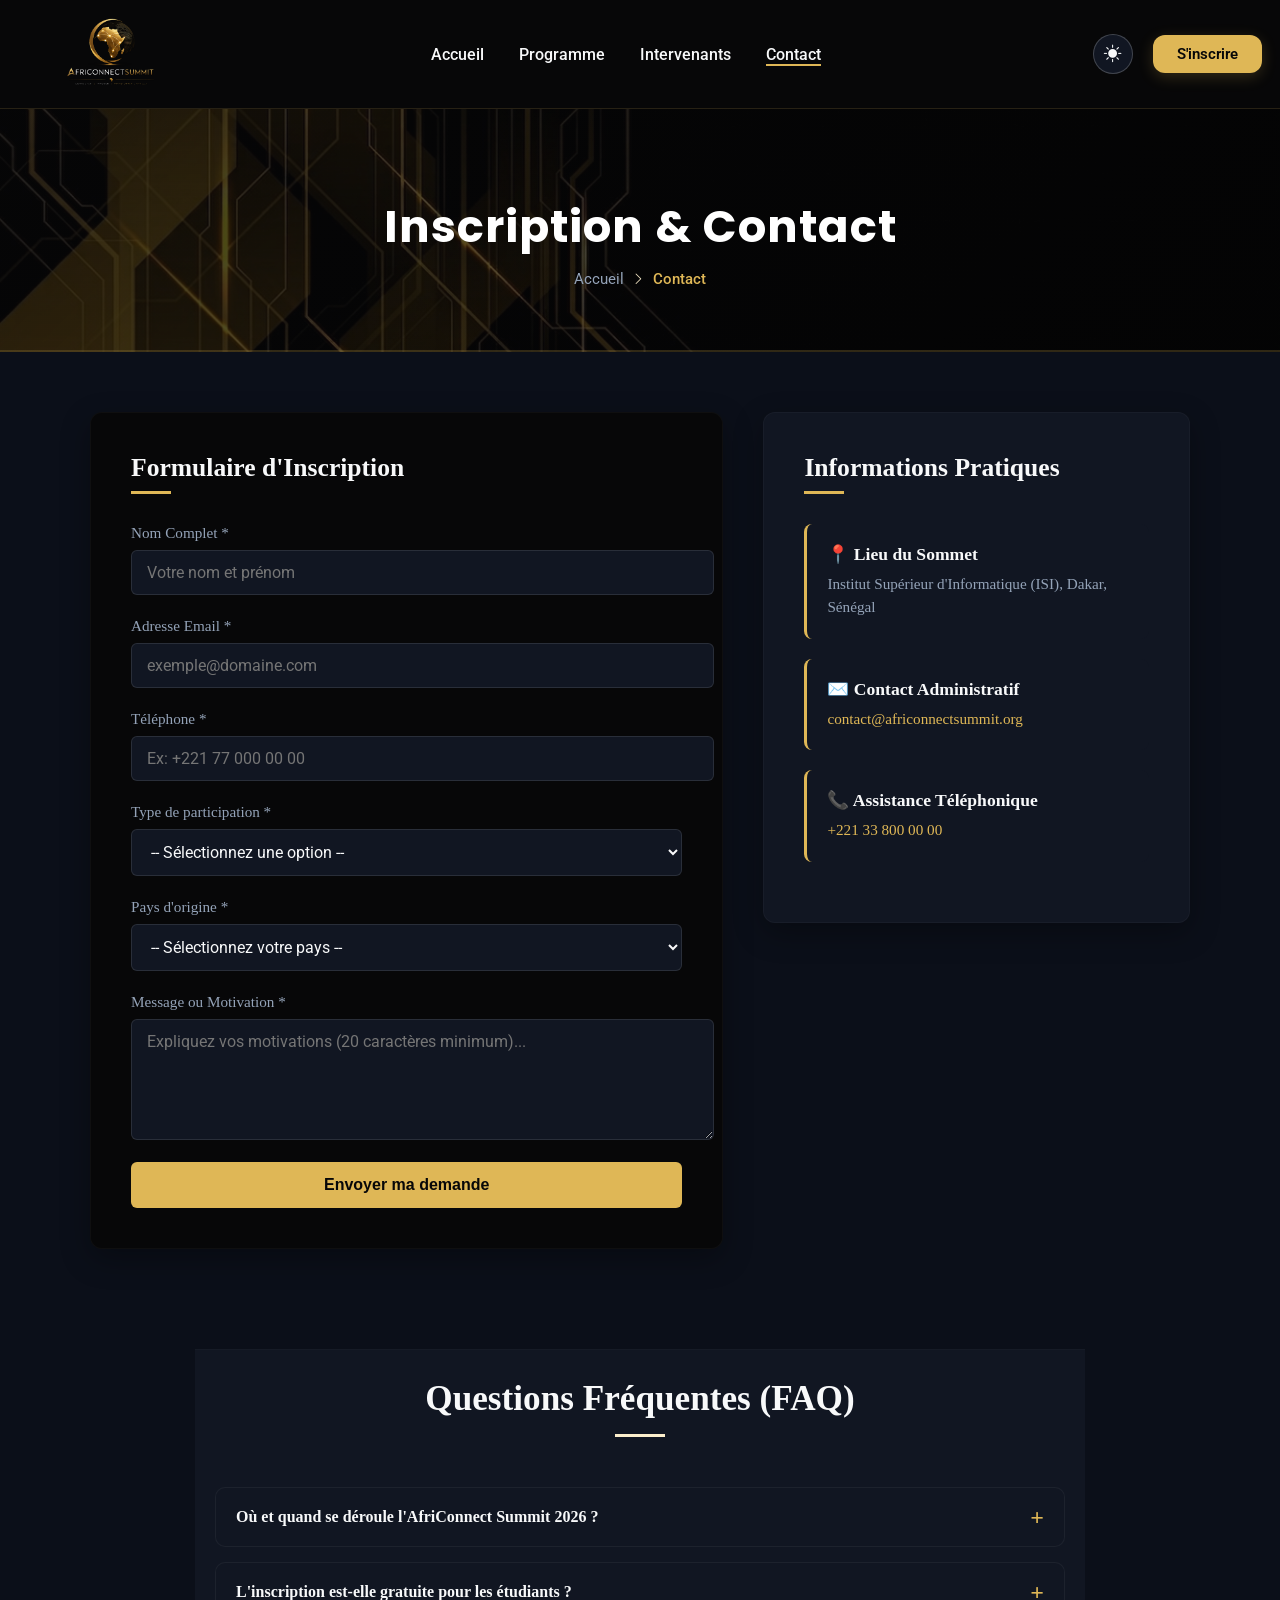
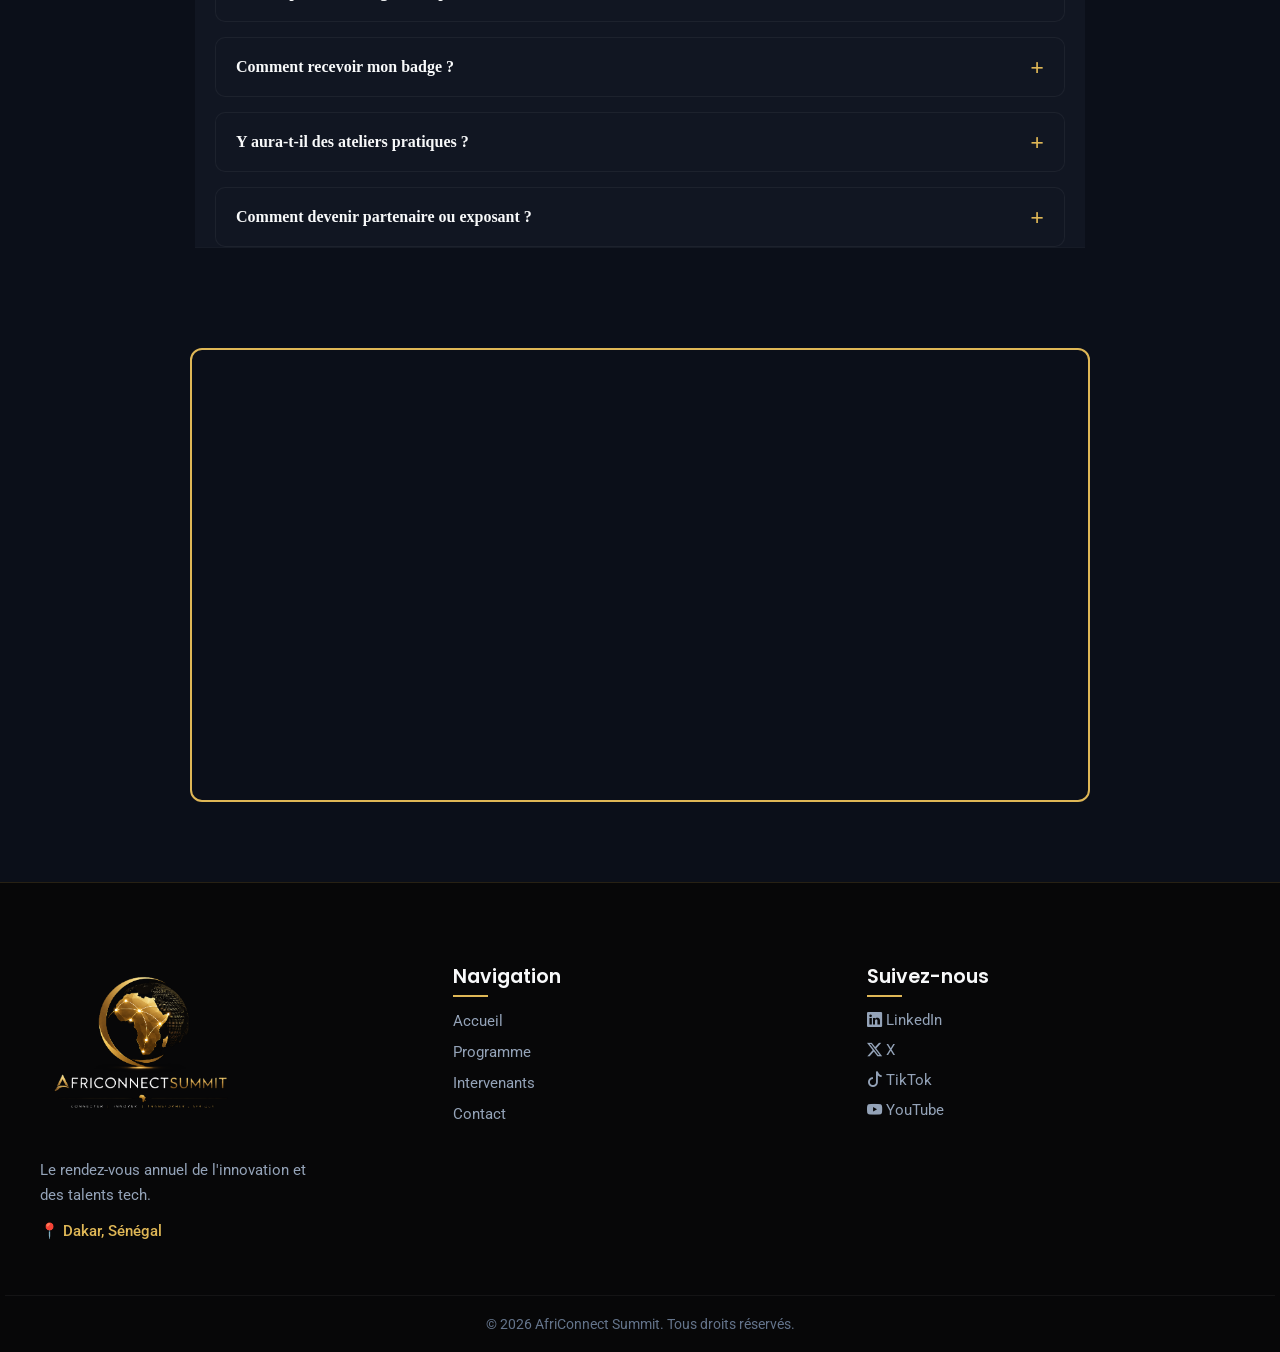
<file: contact.html>
<!DOCTYPE html>
<html lang="fr">
<head>
    <meta charset="UTF-8">
    <meta name="viewport" content="width=device-width, initial-scale=1.0">
    <title>AfriConnect Summit 2026</title>
    <link rel="preconnect" href="https://fonts.googleapis.com"> <!-- Préconnexion au serveur Google Fonts pour accélérer le chargement des polices -->
    <link rel="preconnect" href="https://fonts.gstatic.com" crossorigin> <!-- Préconnexion au serveur des fichiers de polices -->
    <link href="https://fonts.googleapis.com/css2?family=Poppins&family=Roboto&display=swap" rel="stylesheet"> <!-- Importation des polices Poppins et Roboto depuis Google Fonts -->


    <link rel="stylesheet" href="https://cdn.jsdelivr.net/npm/bootstrap-icons@1.11.3/font/bootstrap-icons.min.css">  <!-- Importation de la bibliothèque Bootstrap Icons pour utiliser des icônes -->
    
    <link rel="stylesheet" href="css/style.css" > <!-- Feuilles de style -->
    
</head>
<body>
<!-- LES LIENS -->
<header>
    <nav class="nav-summit">
        <div class="nav-logo">
           
                <img src="images/logo_Africc.png" alt="Logo AfriConnect Summit" class="logo" width="100">
           
        </div>
        <!-- Menu Hamburger pour Mobile -->
            <button class="menu-toggle" aria-label="Ouvrir le menu">
                <span class="bar"></span>
                <span class="bar"></span>
                <span class="bar"></span>
            </button>

        <ul  type="none">
            <li><a href="index.html">Accueil</a></li>
            <li><a href="programme.html">Programme</a></li>
            <li><a href="intervenants.html">Intervenants</a></li>
            <li><a href="contact.html" class="active">Contact</a></li>
        </ul>
          <div class="nav-actions">
            <button id="theme-toggle" aria-label="Changer le thème">
                <i class="bi bi-moon-fill"></i>
            </button>
            <a href="contact.html">S'inscrire</a>
        </div>
    </nav>
    <div class="page-banner">
        <div class="banner-content">
            <h1> Inscription & Contact</h1>
            <nav class="breadcrumb">
                <a href="index.html">Accueil</a> 
                <span class="separator"><i class="bi bi-chevron-right"></i></span> 
                <span class="current">Contact</span>
            </nav>
        </div>
    </div>
</header>
   <!-- CORPS -->
     <main>
       
        <!-- ZONE DE SUCCÈS GLOBALE -->
        <div class="success-alert" id="global-success">
        <i class="bi bi-check-circle-fill"></i>
        <p>Votre inscription a été enregistrée avec succès ! Un e-badge vous sera envoyé par email.</p>
    </div>

        <!-- 2. FORMULAIRE D'INSCRIPTION -->
        <section class="contact-section ">
        <div class="contact-container">
            
            <!-- Colonne Gauche : Formulaire -->
            <div class="contact-form-block">
                <h2>Formulaire d'Inscription</h2>
                <form id="registration-form" novalidate>
                    
                    <!-- Nom Complet -->
                    <div class="form-group">
                        <label for="fullname">Nom Complet *</label>
                        <input type="text" id="fullname" name="fullname" placeholder="Votre nom et prénom">
                        <span class="error-message"></span>
                    </div>

                    <!-- Email -->
                    <div class="form-group">
                        <label for="email">Adresse Email *</label>
                        <input type="email" id="email" name="email" placeholder="exemple@domaine.com">
                        <span class="error-message"></span>
                    </div>

                    <!-- Téléphone -->
                    <div class="form-group">
                        <label for="phone">Téléphone *</label>
                        <input type="tel" id="phone" name="phone" placeholder="Ex: +221 77 000 00 00">
                        <span class="error-message"></span>
                    </div>

                    <!-- Type de participation -->
                    <div class="form-group">
                        <label for="participation">Type de participation *</label>
                        <select id="participation" name="participation">
                            <option value="">-- Sélectionnez une option --</option>
                            <option value="etudiant">Étudiant</option>
                            <option value="professionnel">Professionnel</option>
                            <option value="exposant">Exposant</option>
                            <option value="presse">Presse / Média</option>
                        </select>
                        <span class="error-message"></span>
                    </div>

                    <!-- Pays africain -->
                    <div class="form-group">
                        <label for="country">Pays d'origine *</label>
                        <select id="country" name="country">
                            <option value="">-- Sélectionnez votre pays --</option>
                            <option value="SN">Sénégal</option>
                            <option value="ML">Mali</option>
                            <option value="CI">Côte d'Ivoire</option>
                            <option value="GN">Guinée</option>
                            <option value="BF">Burkina Faso</option>
                            <option value="MA">Maroc</option>
                            <option value="TG">Togo</option>
                            <option value="BJ">Bénin</option>
                            <option value="CG">Congo</option>
                            <option value="GA">Gabon</option>
                        </select>
                        <span class="error-message"></span>
                    </div>

                    <!-- Message / Motivation -->
                    <div class="form-group">
                        <label for="message">Message ou Motivation *</label>
                        <textarea id="message" name="message" rows="5" placeholder="Expliquez vos motivations (20 caractères minimum)..."></textarea>
                        <span class="error-message"></span>
                    </div>

                    <!-- Bouton d'envoi -->
                    <button type="submit" class="submit-btn">Envoyer ma demande</button>
                </form>
            </div>
               
      <div class="contact-info-block">
                <h2>Informations Pratiques</h2>
                <div class="info-card">
                    <h3>📍 Lieu du Sommet</h3>
                    <p>Institut Supérieur d'Informatique (ISI), Dakar, Sénégal</p>
                </div>
                <div class="info-card">
                    <h3>✉️ Contact Administratif</h3>
                    <p><a href="mailto:contact@africonnectsummit.org">contact@africonnectsummit.org</a></p>
                </div>
                <div class="info-card">
                    <h3>📞 Assistance Téléphonique</h3>
                    <p><a href="tel:+221338000000">+221 33 800 00 00</a></p>
                </div>
            </div>

        </div>
    </section>

        <!-- 3. FAQ EN ACCORDÉON  -->
 <section class="faq-section section-stats fade-in">
    <h2 class="section-title-center">Questions Fréquentes (FAQ)</h2>

    <div class="accordion-container">

        <div class="accordion-item">
            <input type="checkbox" id="faq1" class="accordion-toggle">
            <label for="faq1" class="accordion-header">
                Où et quand se déroule l'AfriConnect Summit 2026 ?
            </label>
            <div class="accordion-content">
                <p>L'événement se déroulera en juillet 2026 à l'Institut Supérieur d'Informatique (ISI) de Dakar, Sénégal.</p>
            </div>
        </div>

        <div class="accordion-item">
            <input type="checkbox" id="faq2" class="accordion-toggle">
            <label for="faq2" class="accordion-header">
                L'inscription est-elle gratuite pour les étudiants ?
            </label>
            <div class="accordion-content">
                <p>Oui. L'inscription est gratuite pour les étudiants sous réserve de validation et de présentation d'une carte d'étudiant.</p>
            </div>
        </div>

        <div class="accordion-item">
            <input type="checkbox" id="faq3" class="accordion-toggle">
            <label for="faq3" class="accordion-header">
                Comment recevoir mon badge ?
            </label>
            <div class="accordion-content">
                <p>Après validation de votre inscription, un e-badge contenant un QR Code vous sera envoyé par e-mail.</p>
            </div>
        </div>

        <div class="accordion-item">
            <input type="checkbox" id="faq4" class="accordion-toggle">
            <label for="faq4" class="accordion-header">
                Y aura-t-il des ateliers pratiques ?
            </label>
            <div class="accordion-content">
                <p>Oui, plusieurs ateliers pratiques en Data Science, Cloud et Cybersécurité seront organisés.</p>
            </div>
        </div>

        <div class="accordion-item">
            <input type="checkbox" id="faq5" class="accordion-toggle">
            <label for="faq5" class="accordion-header">
                Comment devenir partenaire ou exposant ?
            </label>
            <div class="accordion-content">
                <p>Sélectionnez "Exposant" dans le formulaire d'inscription. Notre équipe vous répondra sous 48 heures.</p>
            </div>
        </div>

    </div>
</section>
   <!-- 4. CARTE GOOGLE MAPS -->
    
    <section class="map-section">
        <div class="map-wrapper">
            <iframe 
                src="https://www.google.com/maps/embed?pb=!1m18!1m12!1m3!1d3859.2246415783305!2d-17.45265692420959!3d14.699849285791244!2m3!1f0!2f0!3f0!3m2!1i1024!2i768!4f13.1!3m3!1m2!1s0xec172c72b50cf7b%3A0x6e9f28d8b991b1!2sInstitut%20Sup%C3%A9rieur%20d&#39;Informatique!5e0!3m2!1sfr!2ssn!4v1710000000000!5m2!1sfr!2ssn" 
                width="1000" 
                height="450" 
                style="border:0;" 
                allowfullscreen="" 
                loading="lazy" 
                referrerpolicy="no-referrer-when-downgrade">
            </iframe>
        </div>
    </section>
     </main>
    <!-- FOOTER -->

<footer class="footer-summit">
    <div class="footer_container">
        
        <div class="footer_col">
            <img src="images/logo_Africc.png" alt="Logo AfriConnect Summit"  width="200">
            <p class="footer_text">Le rendez-vous annuel de l'innovation et des talents tech.</p>
            <p class="footer_info">📍 Dakar, Sénégal</p>
        </div>

        <div class="footer_col">
            <h3>Navigation</h3>
            <ul class="footer_links">
                <li><a href="index.html">Accueil</a></li>
                <li><a href="programme.html">Programme</a></li>
                <li><a href="intervenants.html">Intervenants</a></li>
                <li><a href="contact.html">Contact</a></li>
            </ul>
        </div>

        <div class="footer_col">
            <h3>Suivez-nous</h3>
            <div class="footer_socials">
                <a href="#" class="social_link">
                    <i class="bi bi-linkedin"></i> LinkedIn
                </a>
                <a href="#" class="social_link">
                    <i class="bi bi-twitter-x"></i> X
                </a>
                <a href="#" class="social_link">
                    <i class="bi bi-tiktok"></i> TikTok
                </a>
                <a href="#" class="social_link">
                    <i class="bi bi-youtube"></i> YouTube
                </a>
            </div>
        </div>

    </div>

    <div class="footer_bottom">
          <p>© <span id="currentYear"></span> AfriConnect Summit. Tous droits réservés.</p>
    </div>
</footer>
<button id="backToTop" aria-label="Retour en haut">
    <i class="bi bi-arrow-up"></i>
</button>

    <script src="js/main.js"></script> <!-- Script JavaScript -->

</body>
</html>
</file>
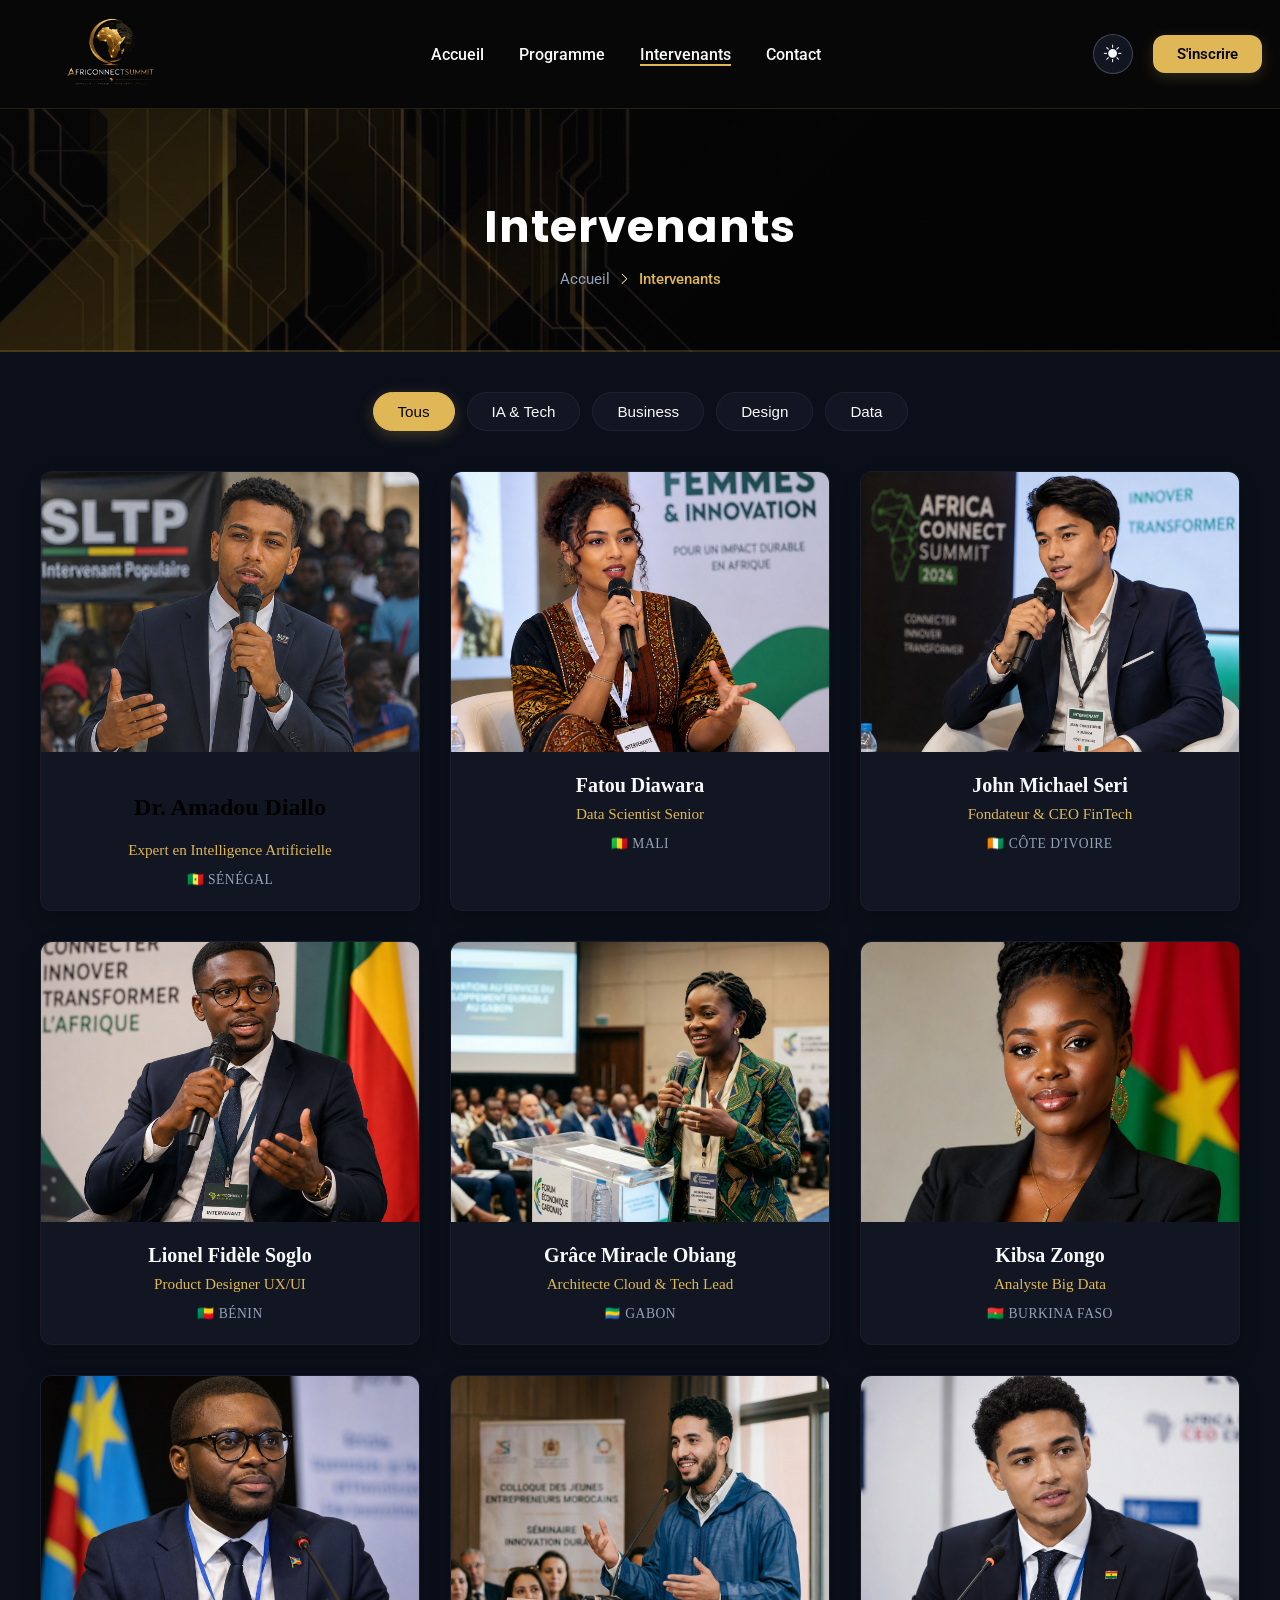
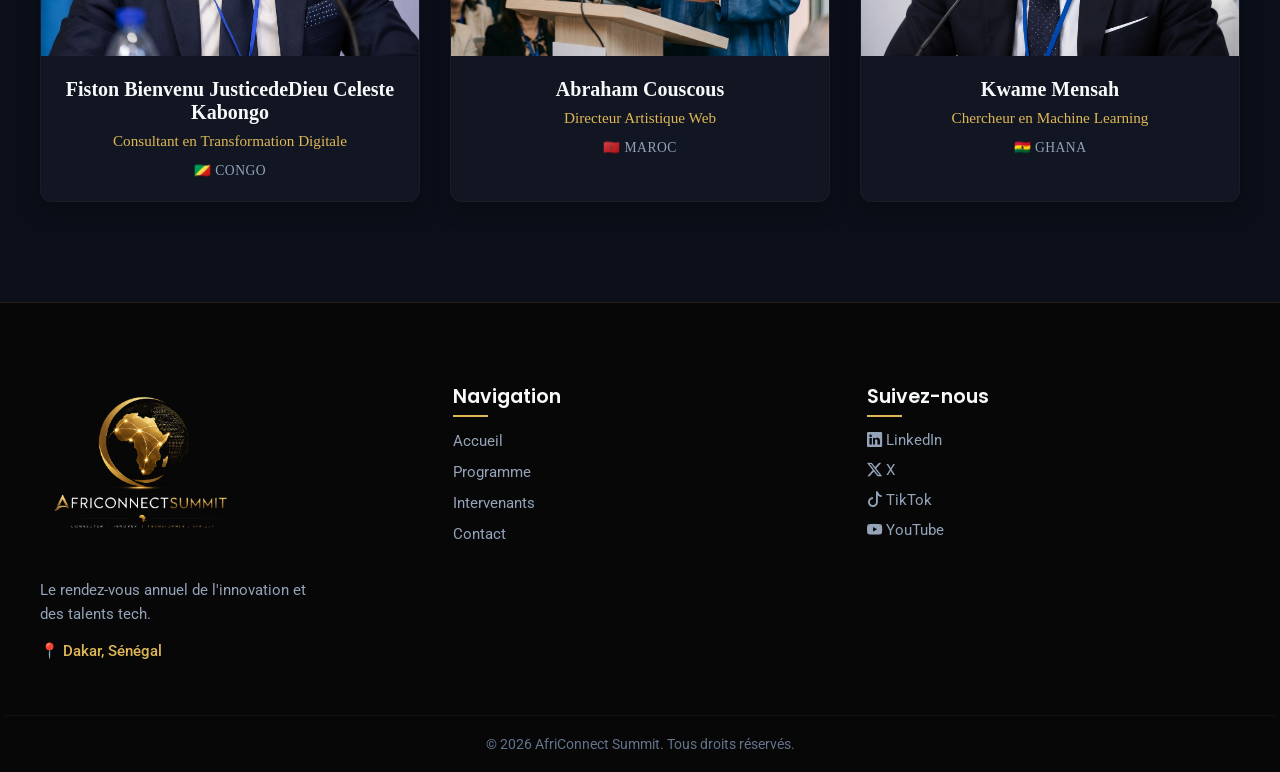
<file: intervenants.html>
<!DOCTYPE html>
<html lang="fr">
<head>
    <meta charset="UTF-8">
    <meta name="viewport" content="width=device-width, initial-scale=1.0">
    <title>AfriConnect Summit 2026</title>
    <link rel="preconnect" href="https://fonts.googleapis.com"> <!-- Préconnexion au serveur Google Fonts pour accélérer le chargement des polices -->
    <link rel="preconnect" href="https://fonts.gstatic.com" crossorigin> <!-- Préconnexion au serveur des fichiers de polices -->
    <link href="https://fonts.googleapis.com/css2?family=Poppins&family=Roboto&display=swap" rel="stylesheet"> <!-- Importation des polices Poppins et Roboto depuis Google Fonts -->


    <link rel="stylesheet" href="https://cdn.jsdelivr.net/npm/bootstrap-icons@1.11.3/font/bootstrap-icons.min.css">  <!-- Importation de la bibliothèque Bootstrap Icons pour utiliser des icônes -->
    
    <link rel="stylesheet" href="css/style.css" > <!-- Feuilles de style -->
    
</head>
<body>
    <!-- LES LIENS  -->
<header>
    <nav class="nav-summit">
        <div class="nav-logo">
           
                <img src="images/logo_Africc.png" alt="Logo AfriConnect Summit" class="logo" width="100">
           
        </div>
        <!-- Menu Hamburger pour Mobile -->
            <button class="menu-toggle" aria-label="Ouvrir le menu">
                <span class="bar"></span>
                <span class="bar"></span>
                <span class="bar"></span>
            </button>

        <ul  type="none">
            <li><a href="index.html">Accueil</a></li>
            <li><a href="programme.html">Programme</a></li>
            <li><a href="intervenants.html" class="active">Intervenants</a></li>
            <li><a href="contact.html">Contact</a></li>
        </ul>
          <div class="nav-actions">
            <button id="theme-toggle" aria-label="Changer le thème">
                <i class="bi bi-moon-fill"></i>
            </button>
            <a href="contact.html">S'inscrire</a>
        </div>
    </nav>
    <div class="page-banner">
        <div class="banner-content">
            <h1>Intervenants</h1>
            <nav class="breadcrumb">
                <a href="index.html">Accueil</a> 
                <span class="separator"><i class="bi bi-chevron-right"></i></span> 
                <span class="current">Intervenants</span>
            </nav>
        </div>
    </div>
    
</header>
 <!-- CORPS -->
<main>
        
        
          
        

        <!-- BOUTONS DE FILTRAGE DYNAMIQUE  -->

        <section class="filter-section">
            <div class="filter-container">
                <button class="filter-btn active"data-filter="all">Tous</button>
                <button class="filter-btn "data-filter="tech">IA & Tech</button>
                <button class="filter-btn "data-filter="busines">Business</button>
                <button class="filter-btn "data-filter="design">Design</button>
                <button class="filter-btn "data-filter="data">Data</button>
            </div>
        </section>

        <!-- GRILLE D'INTERVENANTS -->
        <section class="speakers-section">
            <div class="speakers-grid">
                
              <!-- Intervenant 1 -->
            <div class="speaker-card" data-category="tech">
                <div class="speaker-img-wrapper">
                    <img src="images/Dr_Amadou_Diallo.png" alt="Dr. Amadou Diallo">
                </div>
                <div class="speaker-info">
                    <h2>Dr. Amadou Diallo</h2>
                    <p class="specialty">Expert en Intelligence Artificielle</p>
                    <p class="country">🇸🇳 Sénégal</p>
                </div>
            </div>

                <!-- Intervenant 2 -->
                <div class="speaker-card" data-category="data">
                <div class="speaker-img-wrapper">
                    <img src="images/Fatou_Diawara.png" alt="Fatou Diawara">
                </div>
                <div class="speaker-info">
                    <h3>Fatou Diawara</h3>
                    <p class="specialty">Data Scientist Senior</p>
                    <p class="country">🇲🇱 Mali</p>
                </div>
            </div>
                <!-- Intervenant 3 -->
                <div class="speaker-card" data-category="busines">
                <div class="speaker-img-wrapper">
                    <img src="images/jean_michael_seri.png" alt="John Michael Seri">
                </div>
                <div class="speaker-info">
                    <h3>John Michael Seri</h3>
                    <p class="specialty">Fondateur & CEO FinTech</p>
                    <p class="country">🇨🇮 Côte d'Ivoire</p>
                </div>
            </div>

                <!-- Intervenant 4 -->
                <div class="speaker-card" data-category="design">
                <div class="speaker-img-wrapper">
                    <img src="images/lionel.png" alt="Lionel Fidèle Soglo">
                </div>
                <div class="speaker-info">
                    <h3>Lionel Fidèle Soglo</h3>
                    <p class="specialty">Product Designer UX/UI</p>
                    <p class="country">🇧🇯 Bénin</p>
                </div>
            </div>

                <!-- Intervenant 5 -->
               <div class="speaker-card" data-category="tech">
                <div class="speaker-img-wrapper">
                    <img src="images/grace.png" alt="Grâce Miracle Obiang">
                </div>
                <div class="speaker-info">
                    <h3>Grâce Miracle Obiang</h3>
                    <p class="specialty">Architecte Cloud & Tech Lead</p>
                    <p class="country">🇬🇦 Gabon</p>
                </div>
            </div>
                <!-- Intervenant 6 -->
               <div class="speaker-card" data-category="data">
                <div class="speaker-img-wrapper">
                    <img src="images/Kibsa.png" alt="Kibsa Zongo">
                </div>
                <div class="speaker-info">
                    <h3>Kibsa Zongo</h3>
                    <p class="specialty">Analyste Big Data</p>
                    <p class="country">🇧🇫 Burkina Faso</p>
                </div>
            </div>
                <!-- Intervenant 7 -->
             <div class="speaker-card" data-category="busines">
                <div class="speaker-img-wrapper">
                    <img src="images/bienvenu.png" alt="Fiston Bienvenu">
                </div>
                <div class="speaker-info">
                    <h3>Fiston Bienvenu JusticedeDieu Celeste Kabongo</h3>
                    <p class="specialty">Consultant en Transformation Digitale</p>
                    <p class="country">🇨🇬 Congo</p>
                </div>
            </div>

                <!-- Intervenant 8 -->
               <div class="speaker-card" data-category="design">
                <div class="speaker-img-wrapper">
                    <img src="images/abraham.png" alt="Abraham Couscous">
                </div>
                <div class="speaker-info">
                    <h3>Abraham Couscous</h3>
                    <p class="specialty">Directeur Artistique Web</p>
                    <p class="country">🇲🇦 Maroc</p>
                </div>
            </div>

                <!-- Intervenant 9 -->
               <div class="speaker-card" data-category="tech">
                <div class="speaker-img-wrapper">
                    <img src="images/mensah.png" alt="Kwame Mensah">
                </div>
                <div class="speaker-info">
                    <h3>Kwame Mensah</h3>
                    <p class="specialty">Chercheur en Machine Learning</p>
                    <p class="country">🇬🇭 Ghana</p>
                </div>
            </div>

            </div>
        </section>

    </main>



<!-- FOOTER -->
    
    

<footer class="footer-summit">
    <div class="footer_container">
        
        <div class="footer_col">
            <img src="images/logo_Africc.png" alt="Logo AfriConnect Summit"  width="200">
            <p class="footer_text">Le rendez-vous annuel de l'innovation et des talents tech.</p>
            <p class="footer_info">📍 Dakar, Sénégal</p>
        </div>

        <div class="footer_col">
            <h3>Navigation</h3>
            <ul class="footer_links">
                <li><a href="index.html">Accueil</a></li>
                <li><a href="programme.html">Programme</a></li>
                <li><a href="intervenants.html">Intervenants</a></li>
                <li><a href="contact.html">Contact</a></li>
            </ul>
        </div>

        <div class="footer_col">
            <h3>Suivez-nous</h3>
            <div class="footer_socials">
              <a href="#" class="social_link">
    <i class="bi bi-linkedin"></i> LinkedIn
</a>

<a href="#" class="social_link">
    <i class="bi bi-twitter-x"></i> X
</a>

<a href="#" class="social_link">
    <i class="bi bi-tiktok"></i> TikTok
</a>

<a href="#" class="social_link">
    <i class="bi bi-youtube"></i> YouTube
</a>
            </div>
        </div>

    </div>

    <div class="footer_bottom">
          <p>© <span id="currentYear"></span> AfriConnect Summit. Tous droits réservés.</p>
    </div>
</footer>





<button id="backToTop" aria-label="Retour en haut">
    <i class="bi bi-arrow-up"></i>
</button>




    <script src="js/main.js"></script> <!-- Script JavaScript -->

</body>
</html>
</file>
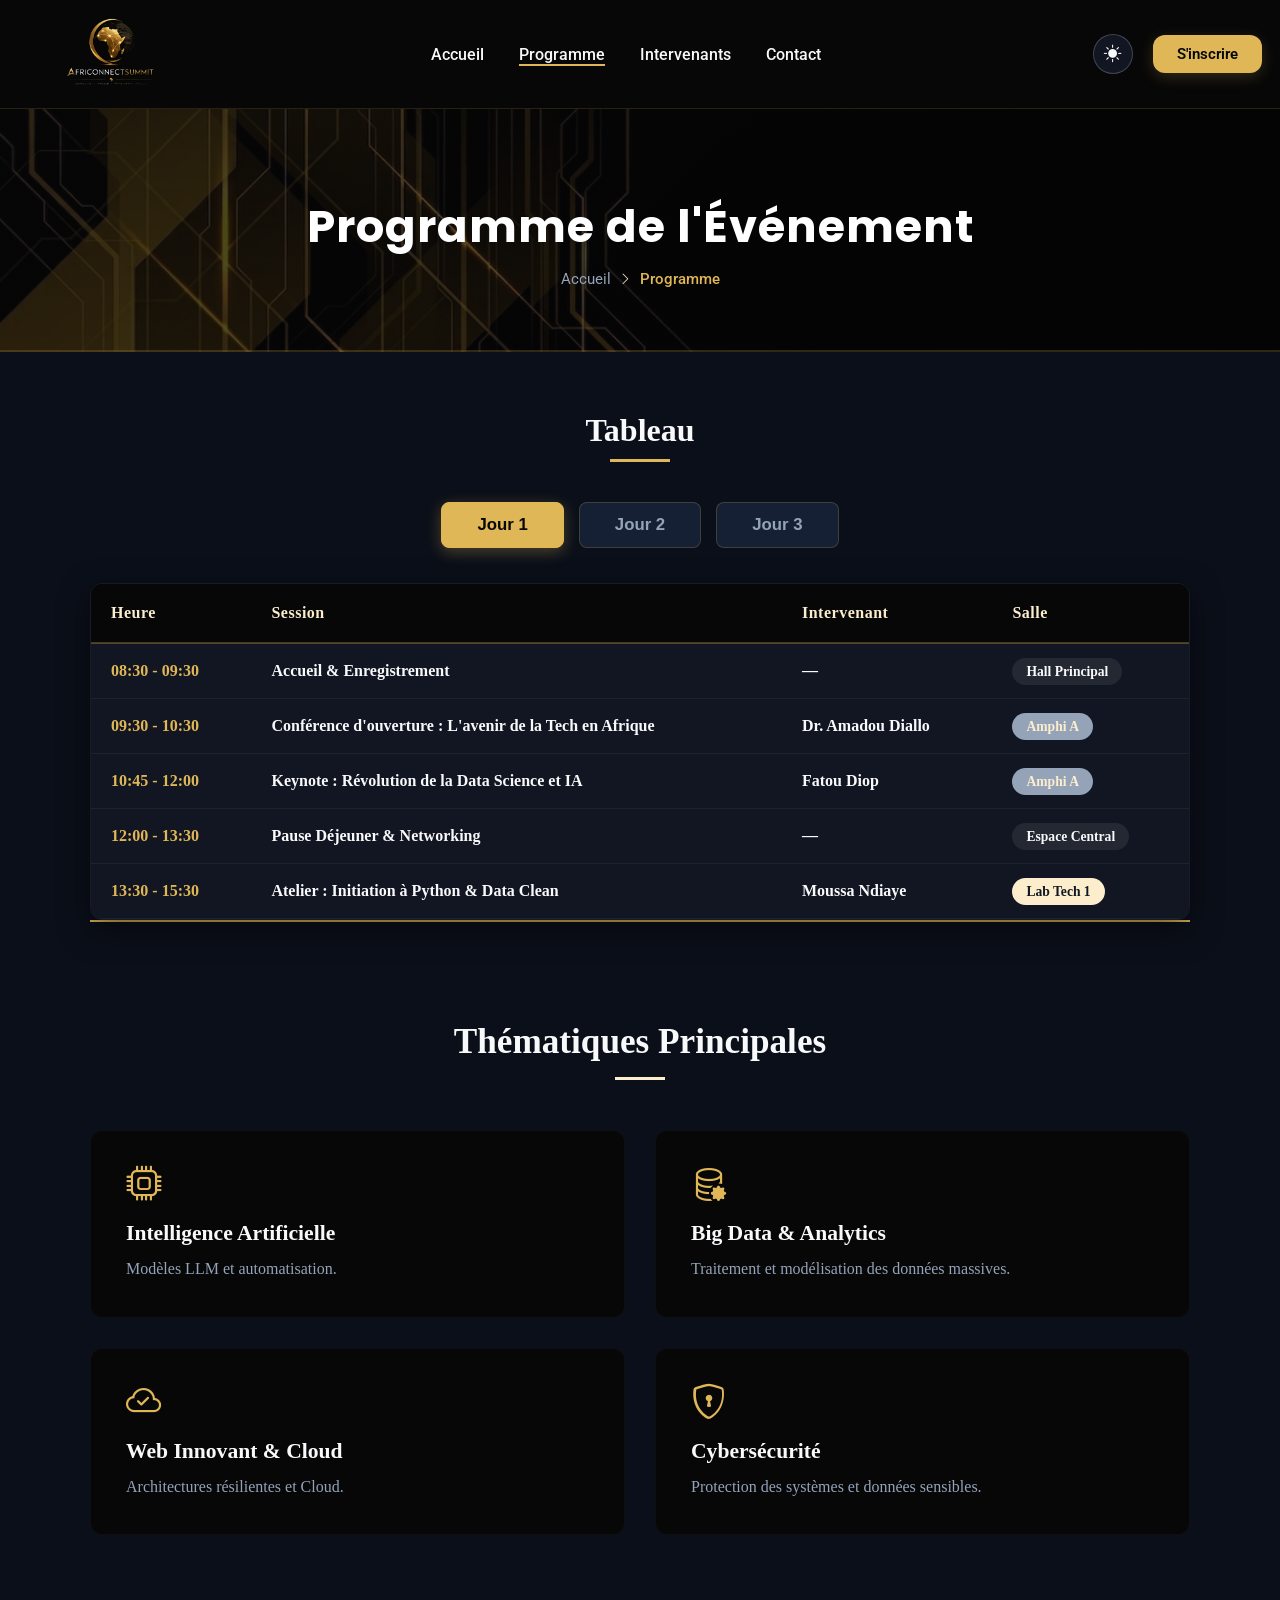
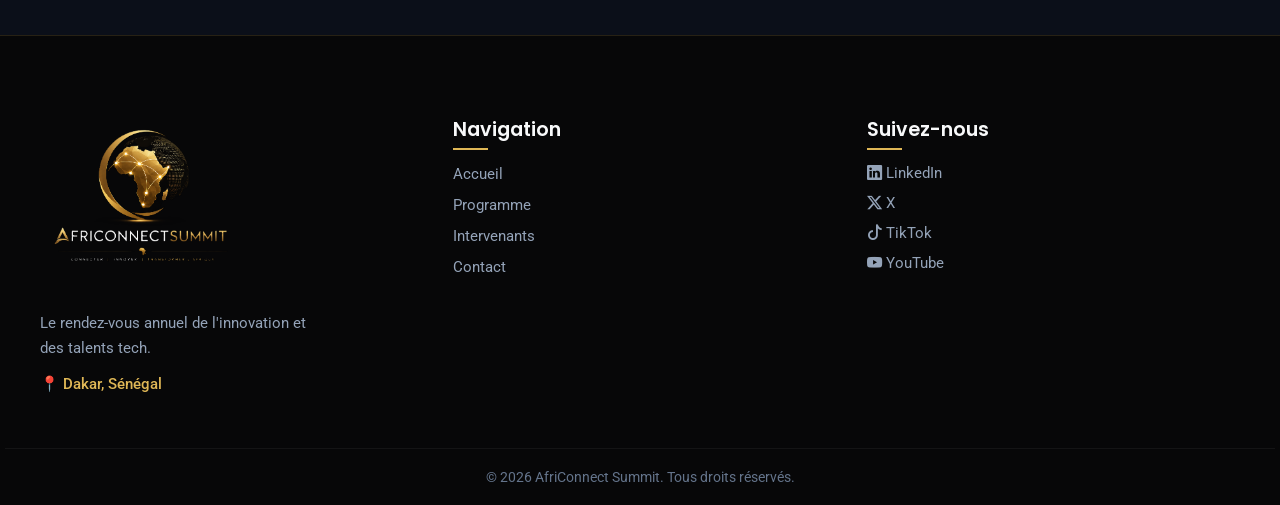
<file: programme.html>
<!DOCTYPE html>
<html lang="fr">
<head>
    <meta charset="UTF-8">
    <meta name="viewport" content="width=device-width, initial-scale=1.0">
    <title>AfriConnect Summit 2026</title>
    <link rel="preconnect" href="https://fonts.googleapis.com"> <!-- Préconnexion au serveur Google Fonts pour accélérer le chargement des polices -->
    <link rel="preconnect" href="https://fonts.gstatic.com" crossorigin> <!-- Préconnexion au serveur des fichiers de polices -->
    <link href="https://fonts.googleapis.com/css2?family=Poppins&family=Roboto&display=swap" rel="stylesheet"> <!-- Importation des polices Poppins et Roboto depuis Google Fonts -->


    <link rel="stylesheet" href="https://cdn.jsdelivr.net/npm/bootstrap-icons@1.11.3/font/bootstrap-icons.min.css">  <!-- Importation de la bibliothèque Bootstrap Icons pour utiliser des icônes -->
    
    <link rel="stylesheet" href="css/style.css" > <!-- Feuilles de style -->
    
</head>
<body>
     <!-- LES LIENS -->
    <header>
    <nav class="nav-summit">
        <div class="nav-logo">
           
                <img src="images/logo_Africc.png" alt="Logo AfriConnect Summit" class="logo" width="100">
           
        </div>
        <!-- Menu Hamburger pour Mobile -->
            <button class="menu-toggle" aria-label="Ouvrir le menu">
                <span class="bar"></span>
                <span class="bar"></span>
                <span class="bar"></span>
            </button>

        <ul  type="none">
            <li><a href="index.html">Accueil</a></li>
            <li><a href="programme.html" class="active">Programme</a></li>
            <li><a href="intervenants.html">Intervenants</a></li>
            <li><a href="contact.html">Contact</a></li>
        </ul>
          <div class="nav-actions">
            <button id="theme-toggle" aria-label="Changer le thème">
                <i class="bi bi-moon-fill"></i>
            </button>
            <a href="contact.html">S'inscrire</a>
        </div>
    </nav>
    <div class="page-banner">
        <div class="banner-content">
            <h1>Programme de l'Événement</h1>
            <nav class="breadcrumb">
                <a href="index.html">Accueil</a> 
                <span class="separator"><i class="bi bi-chevron-right"></i></span> 
                <span class="current">Programme</span>
            </nav>
        </div>
    </div>
    
</header>
 <!-- CORPS -->
<main>
        
        
          <section class="program-section">
            <h2 class="awa">Tableau</h2>

    <!-- Onglets -->
    <div class="tabs-container">
        <button class="tab-btn active" data-tab="jour1">Jour 1</button>
        <button class="tab-btn" data-tab="jour2">Jour 2</button>
        <button class="tab-btn" data-tab="jour3">Jour 3</button>
    </div>

    <div class="schedule-container">

        <!-- JOUR 1 -->
        <div id="jour1" class="tab-content active">
            <div class="table-responsive">
                <table class="schedule-table">
                    <thead>
                        <tr>
                            <th>Heure</th>
                            <th>Session</th>
                            <th>Intervenant</th>
                            <th>Salle</th>
                        </tr>
                    </thead>

                    <tbody>
                        <tr>
                            <td class="time-col">08:30 - 09:30</td>
                            <td><strong>Accueil & Enregistrement</strong></td>
                            <td>—</td>
                            <td><span class="room-badge">Hall Principal</span></td>
                        </tr>

                        <tr>
                            <td class="time-col">09:30 - 10:30</td>
                            <td>Conférence d'ouverture : L'avenir de la Tech en Afrique</td>
                            <td>Dr. Amadou Diallo</td>
                            <td><span class="room-badge secondary">Amphi A</span></td>
                        </tr>

                        <tr>
                            <td class="time-col">10:45 - 12:00</td>
                            <td>Keynote : Révolution de la Data Science et IA</td>
                            <td>Fatou Diop</td>
                            <td><span class="room-badge secondary">Amphi A</span></td>
                        </tr>

                        <tr>
                            <td class="time-col">12:00 - 13:30</td>
                            <td><strong>Pause Déjeuner & Networking</strong></td>
                            <td>—</td>
                            <td><span class="room-badge">Espace Central</span></td>
                        </tr>

                        <tr>
                            <td class="time-col">13:30 - 15:30</td>
                            <td>Atelier : Initiation à Python & Data Clean</td>
                            <td>Moussa Ndiaye</td>
                            <td><span class="room-badge accent">Lab Tech 1</span></td>
                        </tr>
                    </tbody>

                </table>
            </div>
        </div>

        <!-- JOUR 2 -->
        <div id="jour2" class="tab-content">
            <div class="table-responsive">
                <table class="schedule-table">
                    <thead>
                        <tr>
                            <th>Heure</th>
                            <th>Session</th>
                            <th>Intervenant</th>
                            <th>Salle</th>
                        </tr>
                    </thead>

                    <tbody>
                        <tr>
                            <td class="time-col">09:00 - 10:00</td>
                            <td>Cybersécurité en Afrique</td>
                            <td>Awa Traoré</td>
                            <td><span class="room-badge secondary">Amphi B</span></td>
                        </tr>

                        <tr>
                            <td class="time-col">10:15 - 12:00</td>
                            <td>Atelier Cloud Computing</td>
                            <td>Jean Koffi</td>
                            <td><span class="room-badge accent">Lab Cloud</span></td>
                        </tr>

                        <tr>
                            <td class="time-col">13:30 - 15:30</td>
                            <td>Développement Web Moderne</td>
                            <td>Sarah Ndiaye</td>
                            <td><span class="room-badge">Salle 2</span></td>
                        </tr>
                    </tbody>

                </table>
            </div>
        </div>

        <!-- JOUR 3 -->
        <div id="jour3" class="tab-content">
            <div class="table-responsive">
                <table class="schedule-table">
                    <thead>
                        <tr>
                            <th>Heure</th>
                            <th>Session</th>
                            <th>Intervenant</th>
                            <th>Salle</th>
                        </tr>
                    </thead>

                    <tbody>
                        <tr>
                            <td class="time-col">09:00 - 10:30</td>
                            <td>Entrepreneuriat Numérique</td>
                            <td>Issa Camara</td>
                            <td><span class="room-badge">Amphi A</span></td>
                        </tr>

                        <tr>
                            <td class="time-col">10:45 - 12:00</td>
                            <td>IA Générative et Innovation</td>
                            <td>Fatou Diop</td>
                            <td><span class="room-badge secondary">Salle IA</span></td>
                        </tr>

                        <tr>
                            <td class="time-col">14:00 - 16:00</td>
                            <td>Cérémonie de clôture</td>
                            <td>Organisation</td>
                            <td><span class="room-badge accent">Hall Principal</span></td>
                        </tr>
                    </tbody>

                </table>
            </div>
        </div>

    </div>

</section>

        
        <!-- SECTION THÉMATIQUES -->
         
    <section class="themes-section">
        <h2 class="section-title-center">Thématiques Principales</h2>
        <div class="themes-grid">
            <div class="theme-card">
                <div class="theme-icon"><i class="bi bi-cpu"></i></div>
                <h3>Intelligence Artificielle</h3>
                <p>Modèles LLM et automatisation.</p>
            </div>
            <div class="theme-card">
                <div class="theme-icon"><i class="bi bi-database-gear"></i></div>
                <h3>Big Data & Analytics</h3>
                <p>Traitement et modélisation des données massives.</p>
            </div>
            <div class="theme-card">
                <div class="theme-icon"><i class="bi bi-cloud-check"></i></div>
                <h3>Web Innovant & Cloud</h3>
                <p>Architectures résilientes et Cloud.</p>
            </div>
            <div class="theme-card">
                <div class="theme-icon"><i class="bi bi-shield-lock"></i></div>
                <h3>Cybersécurité</h3>
                <p>Protection des systèmes et données sensibles.</p>
            </div>
        </div>
    </section>
</main>
    
<!-- FOOTER -->

<footer class="footer-summit">
    <div class="footer_container">
        
        <div class="footer_col">
            <img src="images/logo_Africc.png" alt="Logo AfriConnect Summit"  width="200">
            <p class="footer_text">Le rendez-vous annuel de l'innovation et des talents tech.</p>
            <p class="footer_info">📍 Dakar, Sénégal</p>
        </div>

        <div class="footer_col">
            <h3>Navigation</h3>
            <ul class="footer_links">
                <li><a href="#accueil">Accueil</a></li>
                <li><a href="#programme">Programme</a></li>
                <li><a href="#intervenants">Intervenants</a></li>
                <li><a href="#contact">Contact</a></li>
            </ul>
        </div>

        <div class="footer_col">
            <h3>Suivez-nous</h3>
            <div class="footer_socials">
                <a href="#" class="social_link">
                    <i class="bi bi-linkedin"></i> LinkedIn
                </a>
                <a href="#" class="social_link">
                    <i class="bi bi-twitter-x"></i> X
                </a>
                <a href="#" class="social_link">
                    <i class="bi bi-tiktok"></i> TikTok
                </a>
                <a href="#" class="social_link">
                    <i class="bi bi-youtube"></i> YouTube
                </a>
            </div>
        </div>

    </div>

    <div class="footer_bottom">
            <p>© <span id="currentYear"></span> AfriConnect Summit. Tous droits réservés.</p>
    </div>
</footer>

<button id="backToTop" aria-label="Retour en haut">
    <i class="bi bi-arrow-up"></i>
</button>


    <script src="js/main.js"></script> <!-- Script JavaScript -->


</body>
</html>
</file>
<file: css/style.css>
/* ================================================
   IMPORT DES POLICES GOOGLE FONTS
   Poppins (titres) et Roboto (texte courant)
================================================ */
@import url('https://fonts.googleapis.com/css2?family=Poppins:wght@500;600;700&family=Roboto:wght@400;500&display=swap');


/* ================================================
   VARIABLES CSS GLOBALES (:root)
   Centralise les couleurs, polices et espacements
   réutilisés partout dans le site.
================================================ */
:root {
    
    --primary: #dfb756;        /* Couleur dorée principale (accents, boutons) */
    --primary-glow: #fceecc;   /* Version claire de la couleur primaire (halo/contraste) */
    --secondary: #111622;      /* Couleur de fond secondaire (cartes, blocs) */
    --dark: #070708;           /* Couleur très sombre (fond général, navbar) */
    --cosecours:#162035;       /* Couleur intermédiaire pour dégradés et fonds */
    --bgcol:#0b0f19;           /* Couleur de fond principale du site (thème sombre) */
    --light: #f8f9fa;          /* Couleur claire pour le texte principal */
    --text-muted: #94a3b8;     /* Couleur grise pour le texte secondaire/atténué */

   
    --font-title: 'Poppins', sans-serif;  /* Police utilisée pour les titres */
    --font-text: 'Roboto', sans-serif;    /* Police utilisée pour le texte courant */

   
    --padding: 60px;   /* Espacement interne standard réutilisable */
    --margin: 20px;    /* Marge standard réutilisable */
    --radius: 12px;    /* Rayon d'arrondi standard réutilisable */
}

/* ================================================
   STYLES DE BASE DU BODY
================================================ */
body{
    padding-top: 90px;              /* Laisse de la place pour la navbar fixe en haut */
    margin: 0;
    background-color: var(--bgcol); /* Fond sombre par défaut */
}

/* ================================================
   BARRE DE NAVIGATION (NAVBAR)
================================================ */
.nav-summit{
    display: flex;
    justify-content: space-between;  /* Logo à gauche, liens/actions à droite */
    align-items: center;
    padding:2px var(--margin);
    background-color: var(--dark);
    position: fixed;                 /* Reste visible en haut lors du scroll */
    top: 0;
    left: 0;
    width: 97%;
    z-index: 1000;                   /* Passe au-dessus du reste du contenu */
    border-bottom: 1px solid rgba(223, 183, 86, 0.15); /* Fine ligne dorée subtile */

}

/* Conteneur des actions à droite de la navbar (bouton thème, CTA...) */
.nav-actions {
    display: flex;
    align-items: center;
    gap: 20px;
}

/* Bouton rond pour basculer entre thème clair et sombre */
#theme-toggle {
    background-color: var(--secondary);
    border: 1px solid rgba(255, 255, 255, 0.2);
    color: var(--light);
    width: 40px;
    height: 40px;
    border-radius: 50%;              /* Forme circulaire */
    cursor: pointer;
    display: flex;
    align-items: center;
    justify-content: center;
    font-size: 1.1rem;
    transition: all 0.3s ease;       /* Animation douce au survol */
}

#theme-toggle:hover {
    background-color: var(--light);
    color: var(--dark);
    transform: scale(1.05);          /* Léger agrandissement au survol */
}

.nav-logo{
    margin-left: 40px;
}

/* Liste des liens de navigation */
.nav-summit ul{
    display: flex;
    gap: 35px;
    margin: 0;
    padding: 0;
}

.nav-summit ul li a{
   color: var(--light);
   font-family: var(--font-text);
   text-decoration: none;
   font-size: 1rem;
   font-weight: 500;
   transition: color 0.3s ease;
}

.nav-summit ul li a:hover{
    color: var(--primary);           /* Couleur dorée au survol d'un lien */
}

/* Bouton d'action principal dans la navbar (ex: "S'inscrire") */
.nav-summit div a{
    background: linear-gradient(135deg, var(--primary) 0%, var(--primary) 100%);
    color: var(--dark);
    padding: 10px 24px;
    font-family: var(--font-text);
    text-decoration: none;
    border-radius: var(--radius);
    font-weight: 600;
    font-size: 0.95rem;
    box-shadow: 0 4px 15px rgba(223, 183, 86, 0.2);
    transition: transform 0.2s ease, box-shadow 0.2s ease;
}
.nav-summit div a:hover{
    transform: translateY(-5px);     /* Effet de "soulèvement" au survol */
    box-shadow: 0 6px 20px rgba(214, 174, 80, 0.317);
}

/* Style générique pour un lien/élément "actif" (ex: page en cours) */
.active {
    color: var(--primary);
    font-weight: bold;
    border-bottom: 2px solid var(--primary);
}

/* Bouton "hamburger" pour le menu mobile — caché par défaut sur desktop */
.menu-toggle {
    display: none; 
    flex-direction: column;
    gap: 5px;
    background: none;
    border: none;
    cursor: pointer;
}

/* Chacune des 3 barres du bouton hamburger */
.bar {
    width: 25px;
    height: 3px;
    background-color: #333;
}

/* ================================================
   STYLES GÉNÉRAUX DE LA PAGE D'ACCUEIL (INDEX)
================================================ */

/* Conteneur centré avec largeur maximale, utilisé dans plusieurs sections */
.container {
    max-width: 1200px;
    margin: 0 auto;
    padding: 0 var(--margin);
}

/* Titre de section centré avec petit trait décoratif en dessous */
.section_title {
    text-align: center;
    font-size: 2rem;
    margin-bottom: 40px;
    color: var(--light);
    position: relative;
}

.section_title::after {
    content: '';
    display: block;
    width: var(--padding);
    height: 3px;
    background: var(--primary);
    margin: 10px auto 0 auto;        /* Trait doré centré sous le titre */
}

/* ================================================
   SECTION HERO (VIDÉO + CARTE D'INTRODUCTION)
================================================ */

.herovideo {
    padding: 60px 0;
    min-height: 100vh;               /* Occupe toute la hauteur de l'écran */
    display: flex;
    align-items: center;
    justify-content: center;
}

/* Grille à deux colonnes : vidéo (plus large) + carte d'infos */
.herovideo_grid {
    display: grid;
    grid-template-columns: 1.2fr 1fr;
    gap: 40px;
    max-width: 1300px;
    padding: 0 var(--margin);
    width: 100%;
    align-items: stretch;
    animation: fadeInUp 1s ease-out forwards;  /* Animation d'apparition (définie ailleurs) */
}

/* --- Bloc Vidéo --- */
.video_wrapper {
    position: relative;
    border-radius: 16px;
    overflow: hidden;                /* Coupe la vidéo aux coins arrondis */
    box-shadow: 0 20px 40px rgba(0,0,0,0.5);
    background-color: var(--dark);
    border: 1px solid rgba(255,255,255,0.03);
}

.main_video {
    width: 100%;
    height: 100%;
    object-fit: cover;                /* La vidéo remplit le cadre sans se déformer */
}


/* --- Carte Droite du Hero (titre, description, CTA) --- */
.hero_card {
    background: linear-gradient(145deg, var(--cosecours) 0%, var(--secondary) 100%);
    border: 1px solid rgba(255, 255, 255, 0.05);
    border-radius: 16px;
    padding: 40px;
    display: flex;
    flex-direction: column;
    justify-content: space-between;   /* Répartit le contenu du haut en bas */
    box-shadow: 0 20px 40px rgba(0,0,0,0.4);
}

.hero_badge { 
    margin-bottom: 15px;
    display: flex;
    justify-content: center;
}
.hero_badge_img {
    max-width: 450px;
    display: block;
}

.hero_title {
    font-size: 1.9rem;
    font-weight: 700;
    color: var(--light);
    line-height: 1.4;
    margin: 0 0 15px 0;
}

.hero_description p {
    font-size: 1rem;
    color: var(--text-muted);
    line-height: 1.6;
    margin: 0 0 25px 0;
}

/* --- LE BLOC COMPTE À REBOURS --- */
.countdown_container {
    display: flex;
    gap: 15px;
    margin-bottom: 30px;
    background: var(--dark);
    padding: 15px;
    border-radius: 10px;
    border: 1px solid rgba(223, 183, 86, 0.1);
}

.countdown_item {
    flex: 1;                          /* Chaque unité (jours/heures/min/sec) prend la même largeur */
    text-align: center;
}

.countdown_item span {
    display: block;
    font-size: 1.8rem;
    font-weight: 700;
    color: var(--primary);
}

.countdown_item label {
    font-size: 0.75rem;
    color: var(--text-muted);
    text-transform: uppercase;
}

/* --- Boutons d'action (CTA) du Hero --- */
.hero_actions {
    display: flex;
    gap: 15px;
}

.btn_cta {
    flex: 1;
    padding: 14px var(--margin);
    text-align: center;
    text-decoration: none;
    font-weight: 600;
    font-size: 0.95rem;
    border-radius: 50px;              /* Bouton en forme de pilule */
    transition: transform 0.2s ease, box-shadow 0.2s ease;
}

.btn_primary {
    background: var(--primary);
    color: var(--dark);
    box-shadow: 0 4px 15px rgba(223, 183, 86, 0.2);
    font-size: 1.2rem;
}

.btn_secondary {
    background: transparent;
    color: var(--light);
    border: 1px solid rgba(255,255,255,0.2);
    font-size: 1.2rem;
}

.btn_cta:hover {
    transform: translateY(-2px);      /* Léger soulèvement au survol */
}
.btn_primary:hover { 
    background: var(--primary);
}
.btn_secondary:hover {
    background: rgba(255,255,255,0.05);
    border-color: var(--light);
}

/* ================================================
   SECTION STATISTIQUES (CHIFFRES CLÉS)
================================================ */
.section-stats {
    background: var(--secondary);
    padding: 50px 0;
    border-top: 1px solid rgba(255,255,255,0.02);
    border-bottom: 1px solid rgba(255,255,255,0.02);
}

.stats_grid {
    display: grid;
    grid-template-columns: repeat(4, 1fr);  /* 4 statistiques par ligne */
    gap: 20px;
    text-align: center;
}

.stat_number {
    font-size: 2.5rem;
    font-weight: 700;
    color: var(--primary);
    margin-bottom: 5px;
}

.stat_label {
    font-size: 0.95rem;
    color: var(--text-muted);
}

/* ================================================
   SECTION "POURQUOI PARTICIPER"
================================================ */
.section-why { padding: 80px 0; }

.why_flex {
    display: flex;
    gap: 30px;
    justify-content: space-between;
}

.why_item {
    flex: 1;                          /* Les 3 blocs se partagent l'espace équitablement */
    background: var(--dark);
    padding: 35px 25px;
    border-radius: 12px;
    text-align: center;
    border: 1px solid rgba(255,255,255,0.02);
    transition: transform 0.3s;
}

.why_item:hover {
    transform: translateY(-5px);      /* Effet de survol "flottant" */
}

.why_icon {
    font-size: 2.2rem;
    color: var(--primary);
    margin-bottom: 20px;
}

.why_item h3 {
    margin: 0 0 12px 0; 
    font-size: 1.3rem; 
    color: var(--light);
}
.why_item p { 
    margin: 0; 
    color: var(--text-muted); 
    font-size: 0.95rem; 
    line-height: 1.6;
}

/* ================================================
   SECTION INTERVENANTS VEDETTES (accueil)
================================================ */
.section-speakers {
    padding: 80px 0;
    background: rgba(255,255,255,0.01);
}

.speakers_grid {
    display: grid;
    grid-template-columns: repeat(4, 1fr);  /* 4 cartes par ligne */
    gap: 25px;
}

.speaker_card {
    background: var(--dark);
    border-radius: 12px;
    padding: var(--margin);
    text-align: center;
    border: 1px solid rgba(255,255,255,0.02);
    transition: transform 0.3s, box-shadow 0.3s;
}

.speaker_card:hover {
    transform: translateY(-5px);
    box-shadow: 0 10px 25px rgba(223, 183, 86, 0.1);
}

/* Photo ronde de l'intervenant */
.speaker_img_wrapper {
    width: 120px;
    height: 120px;
    border-radius: 50%;
    overflow: hidden;
    margin: 0 auto 15px auto;
    border: 2px solid var(--primary);
}

.speaker_img { 
    width: 100%;
    height: 100%;
    object-fit: cover;
}
.speaker_card h3 { 
    font-size: 1.15rem;
    margin: 0 0 6px 0;
    color: var(--light);
}
.speaker_role {
    color: var(--primary);
    font-size: 0.85rem;
    margin: 0 0 8px 0;
}
.speaker_country {
    color: var(--text-muted); 
    font-size: 0.8rem; 
    text-transform: uppercase; 
}

.speakers_action { 
    text-align: center; 
    margin-top: 40px;
}
/* Bouton "Voir tous les intervenants" */
.btn_view {
    display: inline-block;
    padding: var(--radius) 30px;
    border: 1px solid var(--primary);
    color: var(--primary);
    text-decoration: none;
    font-weight: 600;
    border-radius: 50px;
    transition: all 0.3s;
}
.btn_view:hover { 
    background: var(--primary);
    color: var(--dark);
}

/* ================================================
   SECTION SPONSORS
================================================ */
.section-sponsors { 
    padding: 80px 0;
}

.sponsors_tier {
    text-align: center;
    margin-bottom: 50px;
}

.sponsors_tier h3 {
    font-size: 1.1rem;
    color: var(--text-muted);
    text-transform: uppercase;
    letter-spacing: 1px;
    margin-bottom: 25px;
}

.sponsors_logos {
    display: flex;
    justify-content: center;
    align-items: center;
    gap: 40px;
    flex-wrap: wrap;                  /* Passe à la ligne si trop de logos */
}

.logo_gold { 
    width: 150px;
    border-radius: 20px;   
    padding: 15px;
}

/* ================================================
   BANNIÈRE DE PAGE (utilisée sur les pages internes)
================================================ */
.page-banner {
    width: 100%;
    min-height: 220px;
    background: linear-gradient(135deg, rgba(7, 7, 8, 0.8) 0%, rgba(7, 7, 8, 0.5) 100%), 
                url(../images/page.png) no-repeat right center / cover;  /* Image de fond assombrie */
    display: flex;
    align-items: center;
    justify-content: center;
    color: white;
    text-align: center;
    border-bottom: 2px solid rgba(223, 183, 86, 0.2);
    padding-top: 40px;
}
.banner-content h1 {
    font-family:var(--font-title);
    font-size: 2.8rem;
    margin:0 0 10px 0;
    font-weight: 700;
    letter-spacing: 1px;
}

/* Fil d'ariane (breadcrumb) : Accueil > Page actuelle */
.breadcrumb {
    font-family:var(--font-text);
    font-size: 0.95rem;
    display: flex;
    align-items: center;
    justify-content: center;
    gap: 8px;
}
.breadcrumb a {
    color: var(--text-muted);
    text-decoration: none;
    transition: color 0.3s ease;
}
.breadcrumb a:hover {
    color: var(--primary);
}
.breadcrumb .separator {
    color:var(--primary-glow);
    font-size: 0.8rem;
}
.breadcrumb .current {
    color: var(--primary);
    font-weight: 500;
}

/* ================================================
   SECTION PROGRAMME (onglets + tableau des horaires)
================================================ */

.program-section {
    max-width: 1100px;
    margin: 60px auto;
    padding: 0 20px;
}

/* Conteneur des boutons d'onglets (Jour 1, Jour 2...) */
.tabs-container {
    display: flex;
    justify-content: center;
    gap: 15px;
    margin-bottom: 35px;
}
.tab-btn {
    background: var(--cosecours);
    color: var(--text-muted);
    border: 1px solid rgba(223, 183, 86, 0.2);
    padding: 12px 35px;
    font-size: 1.05rem;
    font-weight: 600;
    cursor: pointer;
    border-radius: 8px;
    transition: all 0.3s cubic-bezier(0.4, 0, 0.2, 1);
}
.tab-btn:hover {
    border-color: var(--light);
    color: var(--primary-glow);
}
/* Style du bouton d'onglet actuellement sélectionné (géré en JS) */
.tab-btn.active {
    background: var(--primary);
    color: var(--dark);
    border-color: var(--primary);
    box-shadow: 0 4px 15px rgba(223, 183, 86, 0.3);
}

/* Contenu associé à chaque onglet : caché par défaut */
.tab-content {
    display: none; 
    opacity: 0;
    transform: translateY(10px);
    transition: opacity 0.4s ease, transform 0.4s ease;
}
/* Contenu affiché lorsque son onglet est actif */
.tab-content.active {
    display: block;
    opacity: 1;
    transform: translateY(0);
}

/* Permet de faire défiler le tableau horizontalement sur petit écran */
.table-responsive {
    overflow-x: auto;
    border-radius: 12px;
    box-shadow: 0 10px 30px rgba(0, 0, 0, 0.5);
    border: 1px solid rgba(255, 255, 255, 0.05);
}

/* Tableau des horaires du programme */
.schedule-table {
    width: 100%;
    border-collapse: collapse;
    background: var(--secondary);
    color: var(--light);
    text-align: left;
}
.schedule-table th {
    background-color: var(--dark);
    color: var(--primary-glow);
    font-weight: 700;
    padding: 20px;
    border-bottom: 2px solid rgba(223, 183, 86, 0.3);
    letter-spacing: 0.5px;
}
.schedule-table td {
    padding: 18px 20px;
    border-bottom: 1px solid rgba(255, 255, 255, 0.05);
}
.schedule-table tbody tr:nth-child(even) {
    background-color: var(--secondary);   /* Alternance de lignes (zébrage) */
}
.schedule-table tbody tr:hover {
    background-color: rgba(223, 183, 86, 0.03);
}
.time-col {
    color: var(--primary);
    font-weight: 600;
    white-space: nowrap;              /* Empêche l'heure de passer à la ligne */
}
/* Petit badge indiquant la salle */
.room-badge {
    background: rgba(255, 255, 255, 0.08);
    color: var(--light);
    padding: 6px 14px;
    border-radius: 20px;
    font-size: 0.85rem;
}
.room-badge.secondary { 
    background: var(--text-muted); 
    color: var(--primary-glow); 
}
.room-badge.accent { 
    background: var(--primary-glow);
    color: var(--secondary);
}

/* ================================================
   SECTION THÈMES DU SOMMET
================================================ */
.themes-section {
    max-width: 1100px;
    margin: 100px auto;
    padding: 0 20px;
}
.section-title-center {
    text-align: center;
    font-size: 2.2rem;
    color: var(--light);
    margin-bottom: 50px;
}
.section-title-center::after {
    content: '';
    display: block;
    width: 50px;
    height: 3px;
    background: var(--primary-glow);
    margin: 15px auto 0 auto;
}
.themes-grid {
    display: grid;
    grid-template-columns: repeat(2, 1fr);   /* 2 cartes par ligne */
    gap: 30px;
}

.theme-card {
    background: var(--dark);
    border: 1px solid rgba(255, 255, 255, 0.03);
    padding: 35px;
    border-radius: 12px;
    transition: transform 0.3s ease, border-color 0.3s ease;
    color: var(--light);
}
.theme-card:hover {
    transform: translateY(-5px);
    border-color: rgba(223, 183, 86, 0.4);
}
.theme-icon {
    font-size: 2.2rem;
    color: var(--primary);
    margin-bottom: 15px;
}
.theme-card h3 {
    font-size: 1.35rem;
    margin: 0 0 10px 0;
}
.theme-card p {
    color: var(--text-muted);
    margin: 0;
    line-height: 1.6;
}

/* ================================================
   SECTION CONTACT (formulaire + infos)
================================================ */
.contact-section {
    max-width: 1100px;
    margin: 60px auto;
    padding: 0 20px;
}

/* Conteneur en 2 colonnes : formulaire (large) + bloc infos */
.contact-container {
    display: flex;
    gap: 40px;
    align-items: flex-start;
}
.contact-form-block {
    flex: 1.6;                        /* Le formulaire prend plus de place que les infos */
    background: var(--dark);
    padding: 40px;
    border-radius: 12px;
    border: 1px solid rgba(255, 255, 255, 0.03);
    box-shadow: 0 10px 30px rgba(0, 0, 0, 0.3);
}
.contact-info-block {
    flex: 1;
    background: var(--secondary);
    padding: 40px;
    border-radius: 12px;
    border: 1px solid rgba(255, 255, 255, 0.03);
    box-shadow: 0 10px 30px rgba(0, 0, 0, 0.3);
}
.contact-form-block h2, 
.contact-info-block h2 {
    font-size: 1.6rem;
    color: var(--light);
    margin-top: 0;
    margin-bottom: 30px;
    position: relative;
}
.contact-form-block h2::after, 
.contact-info-block h2::after {
    content: '';
    display: block;
    width: 40px;
    height: 3px;
    background: var(--primary);
    margin-top: 8px;
}

/* --- Style des champs du formulaire --- */
.form-group {
    margin-bottom: 22px;
    display: flex;
    flex-direction: column;
}
.form-group label {
    color: var(--text-muted);
    font-size: 0.95rem;
    font-weight: 500;
    margin-bottom: 8px;
}
.form-group input,
.form-group select,
.form-group textarea {
    width: 100%;
    background: var(--secondary);
    border: 1px solid rgba(255, 255, 255, 0.1);
    border-radius: 6px;
    padding: 12px 15px;
    color: var(--light);
    font-family: var(--font-text);
    font-size: 1rem;
    outline: none;
    transition: all 0.3s ease;
}
/* --- STYLES DE VALIDATION (liés au script JS) --- */
.form-group input:focus,
.form-group select:focus,
.form-group textarea:focus {
    border-color: var(--primary);
    box-shadow: 0 0 8px rgba(223, 183, 86, 0.2);
}

/* Classes ajoutées dynamiquement par le JS selon la validité du champ */
.form-group.success input,
.form-group.success select,
.form-group.success textarea {
    border-color: #2ed573;            /* Vert : champ valide */
}

.form-group.error input,
.form-group.error select,
.form-group.error textarea {
    border-color: #ff4757;            /* Rouge : champ invalide */
}

.error-message {
    color: #ff4757;
    font-size: 0.85rem;
    margin-top: 6px;
    display: none;                    /* Caché tant qu'il n'y a pas d'erreur */
}

.form-group.error .error-message {
    display: block;                   /* Affiché uniquement en cas d'erreur */
}

/* Bouton d'envoi du formulaire */
.submit-btn {
    background: var(--primary);
    color: var(--dark);
    border: none;
    padding: 14px 28px;
    font-size: 1rem;
    font-weight: 600;
    border-radius: 6px;
    cursor: pointer;
    width: 100%;
    transition: background 0.3s ease, transform 0.2s ease;
}

.submit-btn:hover {
    background: var(--primary-glow);
    transform: translateY(-2px);
}

/* Message de succès global, affiché uniquement après validation OK (via JS) */
.success-alert {
    display: none; 
    max-width: 1060px;
    margin: 30px auto -10px auto;
    background: rgba(46, 213, 115, 0.15);
    border: 1px solid #2ed573;
    padding: 15px 20px;
    border-radius: 8px;
    color: #2ed573;
    align-items: center;
    gap: 15px;
}

.success-alert i { 
    font-size: 1.5rem;
}
.success-alert p { 
    margin: 0; 
    font-weight: 500;
}

/* --- BLOC D'INFORMATIONS DROITE (adresse, contact...) --- */
.info-card {
    background: var(--secondary);
    padding: 20px;
    border-radius: 8px;
    margin-bottom: 20px;
    border-left: 3px solid var(--primary);   /* Liseré doré à gauche */
}

.info-card h3 {
    margin: 0 0 8px 0;
    font-size: 1.1rem;
    color: var(--light);
}
.info-card p {
    margin: 0;
    color: var(--text-muted);
    font-size: 0.95rem;
    line-height: 1.5;
}
.info-card a {
    color: var(--primary);
    text-decoration: none;
}

/* ================================================
   SECTION FAQ (accordéon)
================================================ */
/* ==========================
   FAQ - Accordéon CSS Only
========================== */

.faq-section{
    max-width:850px;
    margin:100px auto;
    padding:0 20px;
}

.accordion-container{
    display:flex;
    flex-direction:column;
    gap:15px;
}

.accordion-item{
    background:var(--secondary);
    border-radius:10px;
    overflow:hidden;
    border:1px solid rgba(255,255,255,.05);
}

.accordion-toggle{
    display:none;
}

.accordion-header{
    display:block;
    padding:20px;
    cursor:pointer;
    color:var(--light);
    font-weight:600;
    position:relative;
    transition:background .3s;
}

.accordion-header:hover{
    background:rgba(223,183,86,.05);
}

.accordion-header::after{
    content:"+";
    position:absolute;
    right:20px;
    top:50%;
    transform:translateY(-50%);
    color:var(--primary);
    font-size:1.5rem;
    transition:transform .3s;
}

.accordion-content{
    max-height:0;
    overflow:hidden;
    background:var(--cosecours);
    transition:max-height .4s ease;
}

.accordion-content p{
    padding:20px;
    margin:0;
    color:var(--text-muted);
    line-height:1.6;
}

.accordion-toggle:checked + .accordion-header::after{
    content:"−";
}

.accordion-toggle:checked + .accordion-header + .accordion-content{
    max-height:250px;
}

/* ================================================
   ENCADREMENT GOOGLE MAPS
================================================ */
.map-section {
    max-width: 900px;        
    margin: 60px auto 80px auto; 
    padding: 0 20px;         
}

.map-wrapper {
    border: 2px solid var(--primary);   
    border-radius: 12px;         
    overflow: hidden;                 /* Coupe la carte aux coins arrondis */
    line-height: 0;                   /* Évite un espace blanc sous l'iframe */
}

.map-wrapper iframe {
    display: block;            
    transition: filter 0.3s ease;     /* Permet par ex. un effet de teinte selon le thème */
}


/* ================================================
   PAGE INTERVENANTS
================================================ */

/* --- BARRE DE FILTRAGE (Tous / Catégorie A / B...) --- */
.filter-section {
    padding: 40px 20px 20px 20px;
    text-align: center;
}
.filter-container{
    display: flex;
    justify-content: center;
    gap: var(--radius);
    flex-wrap: wrap;
    max-width: 800px;
    margin: 0 auto;
}
.filter-btn{
    background: var(--secondary);
    color: var(--light);
    border: 1px solid rgba(255, 255, 255, 0.05);
    padding: 10px 24px;
    font-size: 0.95rem;
    font-weight: 500;
    border-radius: 30px;
    cursor: pointer;
    transition: all 0.3s ease;
}
.filter-btn:hover {
    background: rgba(223, 183, 86, 0.1);
    border-color: var(--primary);
    color: var(--primary);
}
/* Style du filtre actuellement sélectionné (géré en JS) */
.filter-btn.active {
    background: var(--primary);
    color: var(--dark);
    border-color: var(--primary);
    box-shadow: 0 4px 15px rgba(223, 183, 86, 0.25);
}

/* --- GRILLE DES INTERVENANTS --- */
.speakers-section {
    max-width: 1200px;
    margin: 0 auto 80px auto;
    padding: 20px;
}
.speakers-grid {
    display: grid;
    grid-template-columns: repeat(3, 1fr);   /* 3 cartes par ligne */
    gap: 30px;
}
.speaker-card {
    background: var(--secondary);
    border-radius: 12px;
    border: 1px solid rgba(255, 255, 255, 0.03);
    overflow: hidden;
    box-shadow: 0 10px 20px rgba(0, 0, 0, 0.2);
    transition: transform 0.3s cubic-bezier(0.25, 1, 0.5, 1), 
                box-shadow 0.3s ease, 
                border-color 0.3s ease;
}
.speaker-img-wrapper {
    width: 100%;
    height: 280px;
    overflow: hidden;
    background: var(--cosecours);
    position: relative;
}
.speaker-img-wrapper img {
    width: 100%;
    height: 100%;
    object-fit: cover;
    transition: transform 0.5s ease;  /* Effet de zoom progressif au survol */
}
.speaker-info {
    padding: 22px;
    text-align: center;
}
.speaker-info h3 {
    margin: 0 0 8px 0;
    font-size: 1.25rem;
    color: var(--light);
    font-weight: 600;
}
.speaker-info .specialty {
    margin: 0 0 12px 0;
    color: var(--primary);
    font-size: 0.95rem;
    font-weight: 500;
}
.speaker-info .country {
    margin: 0;
    color: var(--text-muted);
    font-size: 0.85rem;
    text-transform: uppercase;
    letter-spacing: 0.5px;
}
.speaker-card:hover {
    transform: translateY(-8px);
    border-color: rgba(223, 183, 86, 0.3);
    box-shadow: 0 15px 35px rgba(223, 183, 86, 0.15);
}

.speaker-card:hover .speaker-img-wrapper img {
    transform: scale(1.05);           /* Zoom léger sur la photo au survol de la carte */
}


/* ================================================
   RESPONSIVE — TABLETTE (jusqu'à 1024px)
================================================ */
@media (max-width:1024px){

    .container{
        padding:0 25px;
    }

    .nav-summit{
        padding:15px 25px;
        width:100%;
        box-sizing:border-box;
    }

    .nav-logo{
        margin-left:0;
    }

    /* Le hero passe en une seule colonne (vidéo puis carte) */
    .herovideo_grid{
        grid-template-columns:1fr;
        gap:40px;
    }

    .hero_badge_img{
        max-width:320px;
    }

    .hero_title{
        font-size:1.8rem;
        text-align:center;
    }

    .hero_description{
        text-align:center;
    }

    .hero_actions{
        justify-content:center;
    }

    /* Les statistiques passent de 4 à 2 colonnes */
    .stats_grid{
        grid-template-columns:repeat(2,1fr);
    }

    .why_flex{
        flex-wrap:wrap;
    }

    .why_item{
        flex:1 1 45%;                 /* 2 blocs par ligne */
    }

    .speakers_grid{
        grid-template-columns:repeat(2,1fr);
    }

    .themes-grid{
        grid-template-columns:1fr;
    }

    .contact-container{
        flex-direction:column;        /* Formulaire et infos empilés */
    }

    .footer_container{
        flex-wrap:wrap;
    }

}

/* ================================================
   RESPONSIVE — MOBILE (jusqu'à 768px)
================================================ */
@media (max-width:768px){

    body{
        overflow-x:hidden;            /* Évite le défilement horizontal parasite */
    }

    .nav-summit{
        padding:15px 20px;
        width:100%;
    }

    /* Le bouton hamburger devient visible sur mobile */
    .menu-toggle{
        display:flex;
    }

    /* Le menu se transforme en volet déroulant plein écran */
    .nav-summit ul{
        position:absolute;
        top:80px;
        left:0;
        width:100%;
        background:var(--dark);
        flex-direction:column;
        align-items:center;
        gap:25px;
        padding:25px 0;
        display:none;                 /* Caché tant que la classe "active" n'est pas ajoutée (JS) */
    }

    .nav-summit ul.active{
        display:flex;
    }

    .nav-actions a{
        display:none;
    }

    .hero_card{
        padding:25px;
    }

    .hero_badge_img{
        max-width:240px;
    }

    .hero_title{
        font-size:1.5rem;
    }

    .countdown_container{
        flex-wrap:wrap;
        justify-content:center;
    }

    .countdown_item{
        width:45%;                    /* 2 unités par ligne */
    }

    .hero_actions{
        flex-direction:column;        /* Boutons CTA empilés */
    }

    .btn_cta{
        width:100%;
    }

    .stats_grid{
        grid-template-columns:1fr;    /* Une statistique par ligne */
    }

    .why_flex{
        flex-direction:column;
    }

    .speakers-grid{
        grid-template-columns: 1fr;   /* Une carte intervenant par ligne */
        gap: 20px;
    }

    .speaker-card{
        max-width: 420px;
        width: 100%;
        margin: 0 auto;
    }

    .speaker-img-wrapper{
        height: 320px;
    }

    .theme-card{
        padding:25px;
    }

    .tabs-container{
        flex-wrap:wrap;
    }

    .tab-btn{
        width:100%;                   /* Boutons d'onglets pleine largeur */
    }

    .contact-form-block,
    .contact-info-block{
        padding:25px;
    }
    
    .footer_container{
        flex-direction:column;        /* Colonnes du footer empilées */
        text-align:center;
    }

    .footer_col img{
        margin:auto auto 20px;
    }
   
    /* NOTE : ce positionnement en "absolute" semble être un ajustement ponctuel */
    .footer_col h3{
        display: inline-block;
        position: absolute;
    }

    .footer_text{
        max-width:none;
    }
    
}

/* ================================================
   RESPONSIVE — PETITS SMARTPHONES (jusqu'à 480px)
================================================ */
@media (max-width:480px){

    .hero_title{
        font-size:1.3rem;
    }

    .hero_description p{
        font-size:.95rem;
    }

    .section_title,
    .section-title-center{
        font-size:1.7rem;
    }

    .banner-content h1{
        font-size:2rem;
    }

    .speaker_img_wrapper{
        width:100px;
        height:100px;
    }

    .countdown_item span{
        font-size:1.5rem;
    }

    .logo_gold{
        width:110px;
    }

    /* Le tableau garde une largeur minimale et devient scrollable horizontalement */
    .schedule-table{
        min-width:700px;
    }

}
.awa{
    text-align: center;
    font-size: 2rem;
    margin-bottom: 40px;
    color: var(--light);
    position: relative;
}

.awa::after {
    content: '';
    display: block;
    width: var(--padding);
    height: 3px;
    background: var(--primary);
    margin: 10px auto 0 auto; 
}
/* ================================================
   PIED DE PAGE (FOOTER)
================================================ */
.footer-summit {
   background-color: var(--dark);
   color: var(--light);
   font-family: var(--font-text);
   padding: 60px 5px 20px 5px;
   border-top: 1px solid rgba(223, 183, 86, 0.15);
}

/* Conteneur en colonnes (logo/description, liens, réseaux sociaux...) */
.footer_container {
  display: flex;
    justify-content: space-between; 
    gap: 40px;                      
    max-width: 1200px;            
    margin: 0 auto 40px auto;
}
.footer_col {
    flex: 1;                        /* Chaque colonne prend une part égale */
}

.footer_col img {
    margin-bottom: 15px;            
    display: block;
}

.footer_text {
    color: var(--text-muted);       
    font-size: 0.95rem;
    line-height: 1.6;
    margin-bottom: 12px;
    max-width: 280px;               
}

.footer_info {
    color: var(--primary);          
    font-weight: 500;
    font-size: 0.95rem;
}

/* Titres de colonnes avec petit trait décoratif */
.footer_col h3 {
    color: var(--light);
    font-family: var(--font-title);
    font-size: 1.2rem;
    font-weight: 600;
    margin-bottom: 20px;
    position: relative;
}

.footer_col h3::after {
    content: '';
    position: absolute;
    bottom: -6px;
    left: 0;
    width: 35px;
    height: 2px;
    background-color: var(--primary);
}

/* Liste des liens rapides */
.footer_links {
    padding: 0;
    margin: 0;
    list-style: none; 
}

.footer_links li {
    margin-bottom: 12px;
}

.footer_links li a {
    color: var(--text-muted);
    text-decoration: none;
    font-size: 0.95rem;
    transition: color 0.3s ease, padding-left 0.3s ease;
}

.footer_links li a:hover {
    color: var(--primary);
    padding-left: 5px;              /* Léger décalage au survol */
}

/* Liste des liens vers les réseaux sociaux */
.footer_socials {
    display: flex;
    flex-direction: column; 
    gap: 12px;
}

.social_link {
    color: var(--text-muted);
    text-decoration: none;
    font-size: 0.95rem;
    transition: color 0.3s ease;
}

.social_link:hover {
    color: var(--primary-glow);
}

/* Bas de page (copyright) */
.footer_bottom {
    text-align: center;
    border-top: 1px solid rgba(255, 255, 255, 0.05); 
    padding-top: 20px;
}

.footer_bottom p {
    color: #64748b;
    font-size: 0.85rem;
    margin: 0;
}


/* ================================================
   STYLES LIÉS AU JAVASCRIPT (classes ajoutées dynamiquement)
================================================ */

/* Style de la navbar une fois qu'on a défilé vers le bas (ajouté en JS) */
.navbar-scroll{
    background-color:var(--bgcol);
    box-shadow:0 8px 20px rgba(0,0,0,0.4);
    transition:0.3s;
}

/* ================================================
   ANIMATIONS AU SCROLL (activées via IntersectionObserver en JS)
================================================ */

/* États de départ (invisibles) des éléments à animer */
.fade-in,
.slide-in,
.zoom-in{
    opacity:0;
    transition:all 0.8s ease;
}

.fade-in{
    transform:translateY(30px);       /* Apparition en glissant vers le haut */
}

.slide-in{
    transform:translateX(-50px);      /* Apparition en glissant depuis la gauche */
}

.zoom-in{
    transform:scale(0.8);             /* Apparition avec effet de zoom */
}

/* Classe ajoutée par le JS quand l'élément devient visible à l'écran */
.visible{
    opacity:1;
    transform:translateX(0) translateY(0) scale(1);
}

.speaker-card{
    transition:0.3s;
}

/* Classe ajoutée par le JS pour masquer les cartes ne correspondant pas au filtre */
.speaker-card.hidden{
    display:none;
}

/* ================================================
   BOUTON "RETOUR EN HAUT"
================================================ */
#backToTop{
    position: fixed;
    bottom: 25px;
    right: 25px;
    width: 50px;
    height: 50px;
    border: none;
    border-radius: 50%;
    background: var(--primary);
    color: var(--dark);
    font-size: 1.3rem;
    cursor: pointer;
    display: flex;
    justify-content: center;
    align-items: center;

    opacity: 0;
    visibility: hidden;               /* Invisible par défaut */

    transition: all .3s ease;
    box-shadow: 0 5px 15px rgba(0,0,0,.3);

    z-index: 1000;
}

/* Classe ajoutée par le JS quand l'utilisateur a suffisamment défilé */
#backToTop.show{
    opacity: 1;
    visibility: visible;
}

#backToTop:hover{
    transform: translateY(-5px);
    background: var(--primary-glow);
}

/* ================================================
   THÈME CLAIR
   Ce bloc surcharge les variables CSS de :root
   lorsque l'attribut data-theme="light" est présent
   sur <html> (ajouté/retiré par le bouton theme-toggle en JS)
================================================ */
[data-theme="light"]{

    --secondary:#f5f5f5;
    --dark:#ffffff;
    --cosecours:#e9edf5;
    --bgcol:#ffffff;

    --light:#111111;
    --text-muted:#555555;

}
</file>
